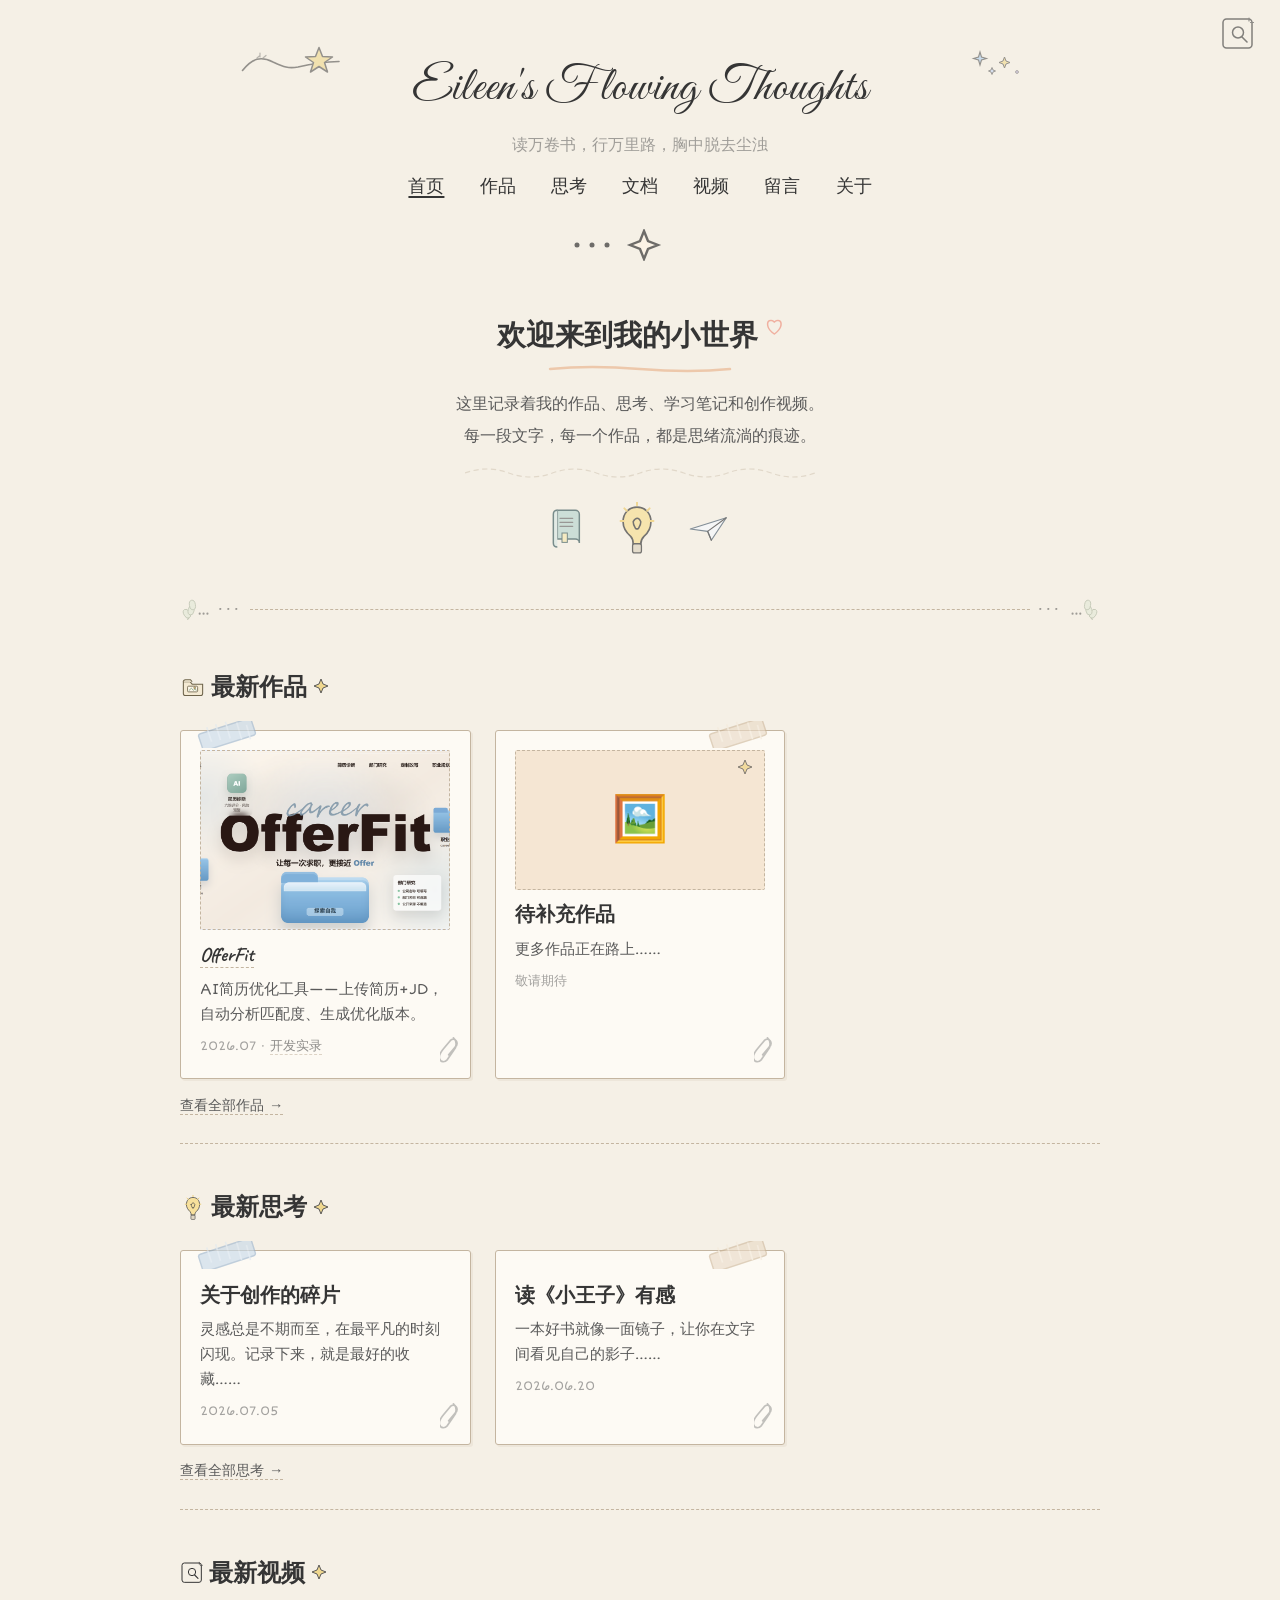
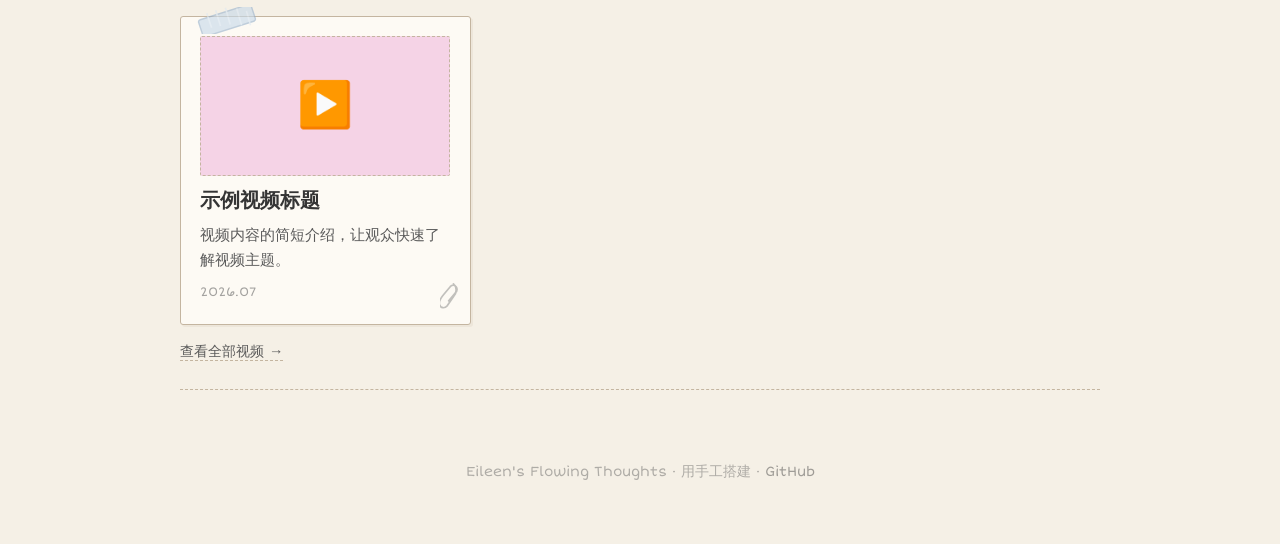
<file: index.html>
<!DOCTYPE html>
<html lang="zh-CN">
<head>
  <meta charset="UTF-8">
  <meta name="viewport" content="width=device-width, initial-scale=1.0">
  <title>Eileen's Flowing Thoughts</title>
  <link rel="preconnect" href="https://fonts.googleapis.com">
  <link rel="preconnect" href="https://fonts.gstatic.com" crossorigin>
  <link href="https://fonts.googleapis.com/css2?family=Great+Vibes&family=Caveat:wght@400;600&family=Short+Stack&display=swap" rel="stylesheet">
  <link rel="stylesheet" href="css/style.css">
</head>
<body>

  <header class="site-header">
    <!-- Left: curved swoosh + star -->
    <div class="header-deco-left">
      <img src="handdrawn_svg_icons_pack/header_swoosh_star.svg" alt="" class="deco-svg header-swoosh">
    </div>
    <!-- Right: sparkles cluster -->
    <div class="header-deco-right">
      <img src="handdrawn_svg_icons_pack/sparkles_cluster.svg" alt="" class="deco-svg header-sparkles">
    </div>

    <h1 class="site-title">Eileen's Flowing Thoughts</h1>
    <p class="subtitle">读万卷书，行万里路，胸中脱去尘浊</p>
    <nav>
      <ul>
        <li><a href="index.html" class="active">首页</a></li>
        <li><a href="works.html">作品</a></li>
        <li><a href="thoughts.html">思考</a></li>
        <li><a href="docs.html">文档</a></li>
        <li><a href="videos.html">视频</a></li>
        <li><a href="guestbook.html">留言</a></li>
        <li><a href="about.html">关于</a></li>
      </ul>
    </nav>
    <!-- Search: notepad + magnifier -->
    <div class="search-wrapper">
      <button class="search-toggle" aria-label="搜索">
        <img src="handdrawn_svg_icons_pack/search_box.svg" alt="搜索" class="deco-svg search-icon-img">
      </button>
      <div class="search-box">
        <input type="text" class="search-input" />
        <button class="search-close">&times;</button>
        <div class="search-results"></div>
      </div>
    </div>
  </header>

  <!-- Divider: dots + star + line + star -->
  <div class="divider-main">
    <img src="handdrawn_svg_icons_pack/divider_star_dots.svg" alt="" class="deco-svg divider-svg">
  </div>

  <!-- Hero / Welcome -->
  <section class="hero">
    <div class="hero-layout">
      <!-- Center content -->
      <div class="hero-center">
        <h2 class="hero-title">欢迎来到我的小世界 <span class="heart-icon">&#9825;</span></h2>
        <!-- Underline decoration -->
        <svg class="hero-title-underline" width="200" height="12" viewBox="0 0 200 12" fill="none">
          <path d="M10 6 Q50 2 100 6 Q150 10 190 6" stroke="#e8a87c" stroke-width="2.5" stroke-linecap="round" fill="none"/>
        </svg>
        <p class="hero-desc">这里记录着我的作品、思考、学习笔记和创作视频。<br>每一段文字，每一个作品，都是思绪流淌的痕迹。</p>
        <!-- Wavy dashed line -->
        <div class="hero-dash-row">
          <svg class="hero-dash-line" width="100%" height="24" viewBox="0 0 400 24" preserveAspectRatio="none" fill="none">
            <path d="M0 12 Q25 4 50 12 Q75 20 100 12 Q125 4 150 12 Q175 20 200 12 Q225 4 250 12 Q275 20 300 12 Q325 4 350 12 Q375 20 400 12" stroke="#c4b5a0" stroke-width="1.2" stroke-dasharray="6 4" fill="none"/>
          </svg>
        </div>
        <!-- Small icons: book, lightbulb, paper airplane -->
        <div class="hero-icons">
          <img src="handdrawn_svg_icons_pack/small_book.svg" alt="" class="deco-svg hero-icon-img">
          <img src="handdrawn_svg_icons_pack/lightbulb.svg" alt="" class="deco-svg hero-icon-img">
          <img src="handdrawn_svg_icons_pack/paper_airplane.svg" alt="" class="deco-svg hero-icon-img">
        </div>
      </div>
    </div>
  </section>

  <!-- Divider: leaf + dots + star -->
  <div class="divider-section">
    <img src="handdrawn_svg_icons_pack/leaf_sprig.svg" alt="" class="deco-svg divider-leaf">
    <span class="dot-dot-dot">&#183;&#183;&#183;</span>
    <span class="divider-line-sm"></span>
    <span class="dot-dot-dot">&#183;&#183;&#183;</span>
    <img src="handdrawn_svg_icons_pack/leaf_sprig.svg" alt="" class="deco-svg divider-leaf divider-leaf-flip">
  </div>

  <!-- Latest Works -->
  <h2 class="section-title">
    <img src="handdrawn_svg_icons_pack/latest_works_icon.svg" alt="" class="deco-svg section-icon-img">
    最新作品 <img src="handdrawn_svg_icons_pack/little_star.svg" alt="" class="deco-svg little-star">
  </h2>
  <div class="card-grid">
    <article class="card sketch-card">
      <img src="handdrawn_svg_icons_pack/tape_blue.svg" alt="" class="deco-svg tape tape-left">
      <div class="card-cover" style="background: url('assets/images/offerfit-cover.png') center/cover no-repeat; background-color: #e8f0fe; height: 180px;"></div>
      <h3><a href="https://offerfit-resume.netlify.app/" target="_blank">OfferFit</a></h3>
      <p>AI简历优化工具——上传简历+JD，自动分析匹配度、生成优化版本。</p>
      <small class="card-meta">2026.07 · <a href="offerfit/index.html">开发实录</a></small>
      <img src="handdrawn_svg_icons_pack/paperclip.svg" alt="" class="deco-svg paperclip">
    </article>
    <article class="card sketch-card">
      <img src="handdrawn_svg_icons_pack/tape_beige.svg" alt="" class="deco-svg tape tape-right">
      <div class="card-cover" style="background:#f5e6d3;">
        <span class="card-cover-emoji">&#x1F5BC;&#xFE0F;</span>
        <img src="handdrawn_svg_icons_pack/little_star.svg" alt="" class="deco-svg card-star">
      </div>
      <h3>待补充作品</h3>
      <p>更多作品正在路上……</p>
      <small class="card-meta">敬请期待</small>
      <img src="handdrawn_svg_icons_pack/paperclip.svg" alt="" class="deco-svg paperclip">
    </article>
  </div>
  <p class="section-link"><a href="works.html">查看全部作品 &rarr;</a></p>

  <div class="divider-section">
    <span class="divider-line-sm"></span>
  </div>

  <!-- Latest Thoughts -->
  <h2 class="section-title">
    <img src="handdrawn_svg_icons_pack/lightbulb.svg" alt="" class="deco-svg section-icon-img">
    最新思考 <img src="handdrawn_svg_icons_pack/little_star.svg" alt="" class="deco-svg little-star">
  </h2>
  <div class="card-grid">
    <article class="card sketch-card">
      <img src="handdrawn_svg_icons_pack/tape_blue.svg" alt="" class="deco-svg tape tape-left">
      <h3>关于创作的碎片</h3>
      <p>灵感总是不期而至，在最平凡的时刻闪现。记录下来，就是最好的收藏……</p>
      <small class="card-meta">2026.07.05</small>
      <img src="handdrawn_svg_icons_pack/paperclip.svg" alt="" class="deco-svg paperclip">
    </article>
    <article class="card sketch-card">
      <img src="handdrawn_svg_icons_pack/tape_beige.svg" alt="" class="deco-svg tape tape-right">
      <h3>读《小王子》有感</h3>
      <p>一本好书就像一面镜子，让你在文字间看见自己的影子……</p>
      <small class="card-meta">2026.06.20</small>
      <img src="handdrawn_svg_icons_pack/paperclip.svg" alt="" class="deco-svg paperclip">
    </article>
  </div>
  <p class="section-link"><a href="thoughts.html">查看全部思考 &rarr;</a></p>

  <div class="divider-section">
    <span class="divider-line-sm"></span>
  </div>

  <!-- Latest Videos -->
  <h2 class="section-title">
    <img src="handdrawn_svg_icons_pack/search_box.svg" alt="" class="deco-svg section-icon-img section-icon-vid">
    最新视频 <img src="handdrawn_svg_icons_pack/little_star.svg" alt="" class="deco-svg little-star">
  </h2>
  <div class="card-grid">
    <article class="card sketch-card">
      <img src="handdrawn_svg_icons_pack/tape_blue.svg" alt="" class="deco-svg tape tape-left">
      <div class="card-cover" style="background:#f5d3e6;">
        <span class="card-cover-emoji">&#9654;&#xFE0F;</span>
      </div>
      <h3>示例视频标题</h3>
      <p>视频内容的简短介绍，让观众快速了解视频主题。</p>
      <small class="card-meta">2026.07</small>
      <img src="handdrawn_svg_icons_pack/paperclip.svg" alt="" class="deco-svg paperclip">
    </article>
  </div>
  <p class="section-link"><a href="videos.html">查看全部视频 &rarr;</a></p>

  <div class="divider-section">
    <span class="divider-line-sm"></span>
  </div>

  <footer class="site-footer">
    <p>Eileen's Flowing Thoughts · 用手工搭建 · <a href="https://github.com/xilingzhang181" target="_blank">GitHub</a></p>
  </footer>

  <script src="js/main.js"></script>
</body>
</html>
</file>
<file: css/style.css>
/* Eileen's Flowing Thoughts — Hand-drawn sketch style (v3 with extracted SVGs) */
@import url('https://fonts.googleapis.com/css2?family=Great+Vibes&family=Caveat:wght@400;600&family=Short+Stack&display=swap');

/* ========== CSS Variables ========== */
:root {
  --bg: #f5f0e6;
  --bg-card: #fdfaf4;
  --ink: #353535;
  --ink-light: #5a5a5a;
  --accent: #e8a87c;
  --accent-warm: #c8896a;
  --border: #8B7355;
  --border-light: #c4b5a0;
  --blue-light: #b8d4e3;
  --green: #7a9e7e;
  --green-light: #a8c5a0;
  --yellow: #fff5d4;
}

/* ========== Reset & Base ========== */
*, *::before, *::after {
  box-sizing: border-box;
}

body {
  max-width: 1000px;
  margin: 0 auto;
  padding: 1.5rem 2.5rem 2rem;
  background: var(--bg);
  color: var(--ink);
  font-family: 'Short Stack', 'Segoe UI', cursive;
  line-height: 1.7;
}

a {
  color: var(--ink);
  text-decoration: none;
}

a:hover {
  text-decoration: underline;
}

/* ========== SVG base ========== */
.deco-svg {
  display: block;
  max-width: 100%;
  height: auto;
}

/* ========== Header ========== */
.site-header {
  text-align: center;
  padding: 1.5rem 0 0.5rem;
  position: relative;
}

.site-header h1 {
  margin: 0;
  font-size: 3rem;
  font-family: 'Great Vibes', cursive;
  font-weight: 400;
  letter-spacing: 0.02em;
  color: var(--ink);
}

.site-title {
  position: relative;
  display: inline-block;
}

/* Header decorations */
.header-deco-left {
  position: absolute;
  left: 6%;
  top: 1.2rem;
  opacity: 0.5;
}

.header-swoosh {
  width: 120px;
}

.header-deco-right {
  position: absolute;
  right: 8%;
  top: 1.5rem;
  opacity: 0.5;
}

.header-sparkles {
  width: 55px;
}

.subtitle {
  font-size: 1rem;
  color: var(--ink-light);
  margin: 0.15rem 0 0.8rem;
  opacity: 0.55;
}

/* Nav — straight underline */
nav ul {
  display: flex;
  justify-content: center;
  gap: 2.2rem;
  flex-wrap: wrap;
  padding: 0;
  margin: 0;
  list-style: none;
}

nav ul li {
  list-style: none !important;
}

nav ul li a {
  font-size: 1.1rem;
  padding: 0.15rem 0;
  transition: color 0.2s;
}

nav ul li a.active {
  text-decoration: underline;
  text-underline-offset: 4px;
  text-decoration-thickness: 2px;
}

nav ul li a:hover {
  text-decoration: underline;
  text-underline-offset: 4px;
}

/* ========== Search ========== */
.search-wrapper {
  position: fixed;
  top: 1rem;
  right: 1.5rem;
  z-index: 200;
}

.search-toggle {
  background: var(--bg);
  border: none;
  cursor: pointer;
  padding: 0;
  display: flex;
  align-items: center;
  opacity: 0.6;
  transition: opacity 0.2s;
}

.search-toggle:hover {
  opacity: 1;
}

.search-icon-img {
  width: 36px;
}

.search-box {
  position: absolute;
  top: 0;
  right: 0;
  display: none;
  align-items: center;
  gap: 0.4rem;
}

.search-box.show {
  display: flex;
}

.search-input {
  width: 220px;
  padding: 0.35rem 0.6rem;
  font-family: 'Short Stack', cursive;
  font-size: 0.9rem;
  border: 1.5px solid var(--border-light);
  border-radius: 3px;
  background: var(--bg-card);
  color: var(--ink);
  box-sizing: border-box;
}

.search-input:focus {
  outline: none;
  border-color: var(--accent);
}

.search-close {
  background: none;
  border: none;
  cursor: pointer;
  font-size: 1.2rem;
  color: var(--ink-light);
  padding: 0.2rem;
  font-family: 'Short Stack', cursive;
  line-height: 1;
}

.search-close:hover {
  color: var(--ink);
}

.search-results {
  position: absolute;
  top: 100%;
  right: 0;
  width: 300px;
  background: var(--bg-card);
  border: 1.5px solid var(--border-light);
  border-radius: 3px;
  z-index: 201;
  max-height: 320px;
  overflow-y: auto;
  display: none;
  margin-top: 0.3rem;
  box-shadow: 2px 3px 0 rgba(139,115,85,0.1);
}

.search-results.show {
  display: block;
}

.search-result-item {
  padding: 0.6rem 0.8rem;
  border-bottom: 1px dashed var(--border-light);
  cursor: pointer;
  font-size: 0.85rem;
  display: block;
  text-decoration: none;
  color: inherit;
}

.search-result-item:last-child {
  border-bottom: none;
}

.search-result-item:hover,
.search-result-item.active {
  background: var(--yellow);
}

.search-result-item .result-title {
  font-weight: bold;
  display: block;
}

.search-result-item .result-section {
  font-size: 0.75rem;
  opacity: 0.5;
}

.search-no-result {
  padding: 0.8rem;
  text-align: center;
  font-size: 0.85rem;
  opacity: 0.6;
}

/* ========== Divider (main - from SVG) ========== */
.divider-main {
  display: flex;
  justify-content: center;
  margin: 1.2rem 0;
}

.divider-svg {
  width: 100%;
  max-width: 100%;
  height: 32px;
  opacity: 0.7;
}

/* ========== Divider (section) ========== */
.divider-section {
  display: flex;
  align-items: center;
  justify-content: center;
  gap: 0.5rem;
  margin: 1.5rem 0;
  user-select: none;
}

.divider-line-sm {
  flex: 1;
  height: 0;
  border-top: 1.5px dashed var(--border-light);
}

.divider-leaf {
  width: 30px;
  opacity: 0.45;
}

.divider-leaf-flip {
  transform: scaleX(-1);
}

.dot-dot-dot {
  color: var(--ink);
  font-size: 1rem;
  letter-spacing: 3px;
  opacity: 0.5;
}

/* ========== Hero ========== */
.hero {
  padding: 1rem 0;
}

.hero-layout {
  display: flex;
  align-items: flex-start;
  justify-content: space-between;
  gap: 0;
}

/* Hero sides */
.hero-side {
  flex: 0 0 auto;
  position: relative;
}

.hero-left {
  display: flex;
  flex-direction: column;
  align-items: center;
  width: 200px;
  opacity: 0.88;
}

.hero-left-clouds {
  display: flex;
  gap: 0;
  margin-bottom: -12px;
  margin-left: -20px;
}

.cloud-img {
  width: 65px;
  opacity: 0.6;
}

.cloud-2 {
  margin-left: -20px;
  margin-top: 10px;
  transform: scaleX(-1);
  width: 55px;
}

.open-book-img {
  width: 200px;
  margin-top: -5px;
}

.plant-img {
  width: 65px;
  margin-top: -8px;
  margin-left: -60px;
  opacity: 0.85;
}

.hero-right {
  width: 120px;
  position: relative;
  opacity: 0.88;
  margin-top: 10px;
}

.quill-img {
  width: 120px;
}

/* Hero center */
.hero-center {
  flex: 1;
  text-align: center;
  min-width: 0;
  padding-top: 1rem;
}

.hero-title {
  font-family: 'Caveat', 'Short Stack', cursive;
  font-size: 1.8rem;
  font-weight: 600;
  margin: 0;
  color: var(--ink);
}

.heart-icon {
  color: #f0b0a0;
  font-size: 1.1rem;
  vertical-align: super;
}

.hero-title-underline {
  display: block;
  margin: 0.1rem auto 0.8rem;
  max-width: 200px;
  opacity: 0.55;
}

.hero-desc {
  font-size: 1rem;
  color: var(--ink-light);
  line-height: 2;
  margin: 0 0 0.6rem;
}

.hero-dash-row {
  margin: 0.3rem auto;
  max-width: 350px;
  opacity: 0.4;
}

.hero-dash-line {
  width: 100%;
  height: 24px;
}

.hero-icons {
  display: flex;
  justify-content: center;
  gap: 2rem;
  margin-top: 0.5rem;
  opacity: 0.75;
}

.hero-icon-img {
  width: 36px;
  transition: transform 0.3s;
}

.hero-icon-img:nth-child(2) {
  width: 38px;
}

.hero-icon-img:nth-child(3) {
  width: 42px;
}

.hero-icon-img:hover {
  transform: translateY(-3px) rotate(5deg);
}

/* ========== Section Titles ========== */
.section-title {
  display: inline-flex;
  align-items: center;
  gap: 0.3rem;
  font-family: 'Caveat', 'Short Stack', cursive;
  font-size: 1.5rem;
  font-weight: 600;
  margin: 1.2rem 0 0.6rem;
  color: var(--ink);
}

.section-icon-img {
  width: 26px;
  height: 26px;
  object-fit: contain;
}

.section-icon-vid {
  width: 24px;
}

.little-star {
  width: 18px;
  height: 18px;
  object-fit: contain;
  opacity: 0.8;
}

/* ========== Cards ========== */
.card-grid {
  display: grid;
  grid-template-columns: repeat(auto-fill, minmax(280px, 1fr));
  gap: 1.5rem;
  margin: 0.8rem 0;
}

.sketch-card {
  background: var(--bg-card);
  border: 1.5px solid var(--border-light);
  border-radius: 3px;
  padding: 1.2rem;
  position: relative;
  transition: transform 0.2s, box-shadow 0.2s;
  box-shadow: 2px 2px 0 rgba(139,115,85,0.08);
}

.sketch-card:hover {
  transform: translateY(-2px);
  box-shadow: 3px 4px 0 rgba(139,115,85,0.12);
}

.sketch-card h3 {
  margin: 0.5rem 0 0.3rem;
  font-family: 'Caveat', 'Short Stack', cursive;
  font-size: 1.25rem;
}

.sketch-card p {
  font-size: 0.92rem;
  color: var(--ink-light);
  margin: 0.3rem 0;
}

.sketch-card a {
  color: var(--ink);
  text-decoration: none;
  border-bottom: 1px dashed var(--border-light);
}

.sketch-card a:hover {
  border-bottom-color: var(--accent);
}

.card-meta {
  font-size: 0.8rem;
  color: var(--ink-light);
  opacity: 0.55;
}

/* Card cover */
.card-cover {
  width: 100%;
  height: 140px;
  display: flex;
  align-items: center;
  justify-content: center;
  position: relative;
  border: 1px dashed var(--border-light);
  border-radius: 2px;
  margin-bottom: 0.4rem;
}

.card-cover-emoji {
  font-size: 2.8rem;
}

/* Tape (from extracted SVG) */
.tape {
  position: absolute;
  z-index: 2;
  width: 60px;
  opacity: 0.65;
}

.tape-left {
  top: -10px;
  left: 16px;
}

.tape-right {
  top: -10px;
  right: 16px;
}

/* Card star (from extracted SVG) */
.card-star {
  position: absolute;
  top: 8px;
  right: 10px;
  width: 18px;
  opacity: 0.6;
}

/* Paperclip (from extracted SVG) */
.paperclip {
  position: absolute;
  bottom: 8px;
  right: 10px;
  width: 20px;
  opacity: 0.4;
}

/* Section link */
.section-link {
  margin: 0.6rem 0 0;
}

.section-link a {
  font-size: 0.9rem;
  color: var(--ink-light);
  border-bottom: 1px dashed var(--border-light);
}

.section-link a:hover {
  color: var(--accent-warm);
  border-bottom-color: var(--accent-warm);
}

/* ========== Footer ========== */
.site-footer {
  text-align: center;
  padding: 2rem 0 1rem;
  margin-top: 1.5rem;
  font-size: 0.85rem;
  color: var(--ink-light);
  opacity: 0.45;
}

/* ========== Responsive ========== */
@media (max-width: 800px) {
  body {
    padding: 1rem 1.2rem 1.5rem;
  }

  .site-header h1 {
    font-size: 2.2rem;
  }

  .hero-layout {
    flex-direction: column;
    align-items: center;
  }

  .hero-side {
    display: none;
  }

  .hero-center {
    padding-top: 0;
  }

  .hero-title {
    font-size: 1.5rem;
  }

  .card-grid {
    grid-template-columns: 1fr;
  }

  nav ul {
    gap: 1rem;
  }

  nav ul li a {
    font-size: 0.95rem;
  }

  .header-deco-left,
  .header-deco-right {
    display: none;
  }
}

@media (max-width: 480px) {
  .site-header h1 {
    font-size: 1.8rem;
  }

  nav ul {
    gap: 0.5rem;
  }

  .hero-icons {
    gap: 1.5rem;
  }

  .search-wrapper {
    right: 0.5rem;
  }

  .search-input {
    width: 160px;
  }
}
</file>
